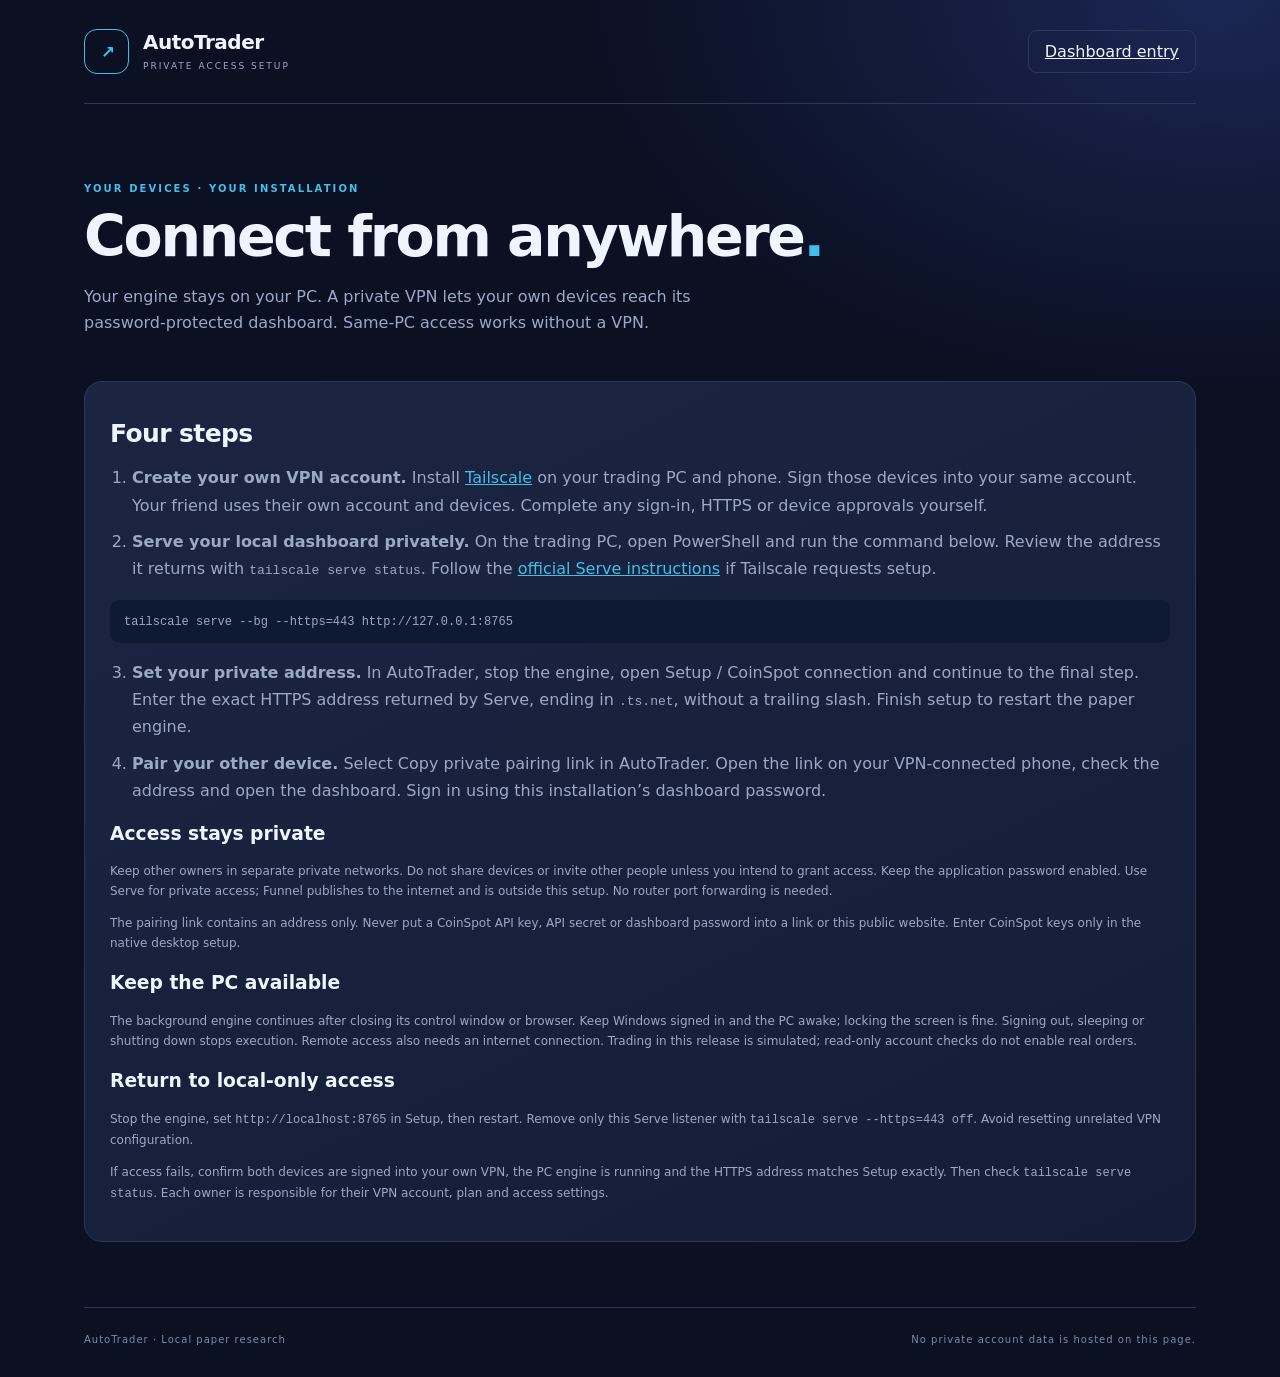
<file: vpn.html>
<!doctype html>
<html lang="en"><head><meta charset="utf-8"><meta name="viewport" content="width=device-width, initial-scale=1"><meta name="theme-color" content="#171345"><link rel="stylesheet" href="./styles.css"><style>a{color:var(--brand)}</style><title>Private VPN setup | AutoTrader</title></head>
<body><div class="shell"><header class="topbar"><div class="logo"><span class="logo-mark" aria-hidden="true">↗</span><span><strong>AutoTrader</strong><small>PRIVATE ACCESS SETUP</small></span></div><a class="secondary" href="./">Dashboard entry</a></header><main><section class="intro"><div><p class="eyebrow">YOUR DEVICES · YOUR INSTALLATION</p><h1>Connect from anywhere<span>.</span></h1><p>Your engine stays on your PC. A private VPN lets your own devices reach its password-protected dashboard. Same-PC access works without a VPN.</p></div></section><article class="card trades"><h2>Four steps</h2><ol class="setupSteps"><li><strong>Create your own VPN account.</strong> Install <a href="https://tailscale.com/download">Tailscale</a> on your trading PC and phone. Sign those devices into your same account. Your friend uses their own account and devices. Complete any sign-in, HTTPS or device approvals yourself.</li><li><strong>Serve your local dashboard privately.</strong> On the trading PC, open PowerShell and run the command below. Review the address it returns with <code>tailscale serve status</code>. Follow the <a href="https://tailscale.com/docs/reference/tailscale-cli/serve">official Serve instructions</a> if Tailscale requests setup.</li></ol><p class="notice"><code>tailscale serve --bg --https=443 http://127.0.0.1:8765</code></p><ol class="setupSteps" start="3"><li><strong>Set your private address.</strong> In AutoTrader, stop the engine, open Setup / CoinSpot connection and continue to the final step. Enter the exact HTTPS address returned by Serve, ending in <code>.ts.net</code>, without a trailing slash. Finish setup to restart the paper engine.</li><li><strong>Pair your other device.</strong> Select Copy private pairing link in AutoTrader. Open the link on your VPN-connected phone, check the address and open the dashboard. Sign in using this installation’s dashboard password.</li></ol><h3>Access stays private</h3><p class="hint">Keep other owners in separate private networks. Do not share devices or invite other people unless you intend to grant access. Keep the application password enabled. Use Serve for private access; Funnel publishes to the internet and is outside this setup. No router port forwarding is needed.</p><p class="hint">The pairing link contains an address only. Never put a CoinSpot API key, API secret or dashboard password into a link or this public website. Enter CoinSpot keys only in the native desktop setup.</p><h3>Keep the PC available</h3><p class="hint">The background engine continues after closing its control window or browser. Keep Windows signed in and the PC awake; locking the screen is fine. Signing out, sleeping or shutting down stops execution. Remote access also needs an internet connection. Trading in this release is simulated; read-only account checks do not enable real orders.</p><h3>Return to local-only access</h3><p class="hint">Stop the engine, set <code>http://localhost:8765</code> in Setup, then restart. Remove only this Serve listener with <code>tailscale serve --https=443 off</code>. Avoid resetting unrelated VPN configuration.</p><p class="hint">If access fails, confirm both devices are signed into your own VPN, the PC engine is running and the HTTPS address matches Setup exactly. Then check <code>tailscale serve status</code>. Each owner is responsible for their VPN account, plan and access settings.</p></article></main><footer>AutoTrader · Local paper research <span>No private account data is hosted on this page.</span></footer></div></body></html>
</file>
<file: styles.css>
:root{color-scheme:dark;--bg:#0b1023;--surface:#151d36;--surface2:#1b2541;--line:#2d3858;--text:#edf5ff;--muted:#9ba9c6;--brand:#40c0ea;--navy:#171345;--warn:#ffbb74;font-family:Inter,system-ui,-apple-system,BlinkMacSystemFont,"Segoe UI",sans-serif}*{box-sizing:border-box}body{margin:0;background:radial-gradient(ellipse 70% 40% at 95% 0%,#1b2653 0%,transparent 70%),var(--bg);color:var(--text);min-height:100vh}button,input{font:inherit}button{cursor:pointer;border:0}.shell{max-width:1160px;padding:0 24px;margin:auto}.topbar{display:flex;align-items:center;justify-content:space-between;gap:18px;padding:29px 0;border-bottom:1px solid var(--line)}.logo{display:flex;align-items:center;gap:14px}.logo-mark{display:grid;place-items:center;width:45px;height:45px;border:1px solid var(--brand);border-radius:13px;color:var(--brand);font-size:17px;font-weight:900;letter-spacing:-3px}.logo-mark span{color:#fff}.logo strong{font-size:20px;display:block;letter-spacing:-.5px}.logo small{color:var(--muted);font-size:9px;letter-spacing:2px}.pill,.mode,.chip{font-size:11px;letter-spacing:.8px;border:1px solid var(--line);border-radius:100px;padding:10px 13px;color:var(--muted)}.intro{display:flex;align-items:flex-end;justify-content:space-between;gap:24px;padding:69px 0 45px}.eyebrow,.kicker{color:var(--brand);font-weight:750;letter-spacing:2.1px;font-size:10px}h1{font-size:clamp(33px,5vw,57px);letter-spacing:-2.3px;line-height:1.08;margin:12px 0 16px}h1 span{color:var(--brand)}.intro p:not(.eyebrow){color:var(--muted);line-height:1.65;max-width:630px;margin:0}.mode{white-space:nowrap;color:var(--warn)}.status-dot{display:inline-block;background:var(--warn);width:7px;height:7px;border-radius:100%;margin-right:7px}.card{border:1px solid var(--line);border-radius:18px;background:linear-gradient(155deg,#1b2542,var(--surface));padding:25px}.auth{max-width:480px;margin:0 auto 85px}.glyph{font-size:30px;color:var(--brand)}h2{font-size:25px;letter-spacing:-.6px;margin:12px 0}.auth p{color:var(--muted);line-height:1.55}.auth form{display:grid;gap:12px;margin-top:25px}label{font-size:12px;color:var(--muted)}input{width:100%;padding:14px;background:#0c1429;color:#fff;border:1px solid var(--line);border-radius:10px;outline:none}input:focus{border-color:var(--brand);box-shadow:0 0 0 3px #40c0ea27}button[type=submit]{padding:14px 17px;border-radius:10px;color:#071321;background:var(--brand);font-weight:750;display:flex;justify-content:space-between}button:focus-visible{outline:3px solid var(--brand);outline-offset:3px}.message{color:#ffb5ac;min-height:20px;font-size:13px}.sectionhead{display:flex;justify-content:space-between;align-items:center;margin-bottom:18px}.sectionhead h2{margin:0}.secondary{background:transparent;border:1px solid var(--line);border-radius:9px;padding:11px 16px;color:var(--text)}.metrics{display:grid;grid-template-columns:repeat(3,1fr);gap:15px}.stat{display:flex;flex-direction:column;gap:13px;min-height:148px}.stat strong{font-size:35px;letter-spacing:-1px}.stat small{color:var(--muted)}.panels{display:grid;grid-template-columns:1fr 1fr;gap:15px;margin:15px 0}.cardhead{display:flex;justify-content:space-between;align-items:center;gap:9px;margin-bottom:20px}.cardhead h3{margin:0;font-size:17px}.chip{padding:7px 9px;color:var(--brand);font-size:9px}.line{display:flex;justify-content:space-between;gap:10px;border-bottom:1px solid var(--line);padding:15px 0;color:var(--muted);font-size:13px}.line strong{color:var(--text);text-align:right}.line .warn{color:var(--warn)}.notice{background:#0e1932;border-radius:10px;padding:14px;margin-top:18px;color:var(--muted);font-size:12px}.empty{text-align:center;display:grid;justify-items:center;gap:10px;padding:19px;color:var(--muted)}.empty span{font-size:27px;color:var(--brand)}.empty strong{color:var(--text)}.empty p{margin:0;font-size:13px;line-height:1.6}.trades{margin-bottom:65px}footer{display:flex;justify-content:space-between;gap:14px;border-top:1px solid var(--line);padding:26px 0 36px;color:#7b8ba9;font-size:10px;letter-spacing:1px}[hidden]{display:none!important}@media(max-width:700px){.shell{padding:0 17px}.topbar{padding:19px 0}.pill{font-size:9px}.intro{padding:45px 0 32px;display:block}.mode{display:inline-block;margin-top:20px}.metrics,.panels{grid-template-columns:1fr}.stat{min-height:120px}.card{padding:19px}footer{flex-direction:column}h1{letter-spacing:-1.3px}}@media(prefers-reduced-motion:reduce){*,*:before,*:after{scroll-behavior:auto!important;animation:none!important;transition:none!important}}

.actions{display:flex;flex-wrap:wrap;gap:8px;margin-top:12px}.records{list-style:none;padding:0;margin:12px 0}.records li{display:flex;justify-content:space-between;flex-wrap:wrap;gap:8px;padding:14px 0;border-bottom:1px solid var(--line);font-size:13px}.records li span:first-child{font-weight:700;color:var(--brand)}.records p,.hint{color:var(--muted);font-size:12px;line-height:1.65}.records li span{overflow-wrap:anywhere}button{min-height:44px}button:disabled{opacity:.55;cursor:wait}summary{cursor:pointer;min-height:44px;padding-top:14px}.line strong{overflow-wrap:anywhere;max-width:65%}
.primaryLink{display:block;padding:15px 18px;margin:20px 0;background:var(--brand);color:#071321;text-decoration:none;border-radius:10px;font-weight:750}.primaryLink:focus-visible{outline:3px solid var(--text);outline-offset:3px}.setupSteps{padding-left:22px;color:var(--muted);line-height:1.7}.setupSteps li{margin:9px 0}
.profileCard{margin:15px 0}.profileCard input[type=range]{padding:0;min-height:44px;accent-color:var(--brand);border:0;background:transparent}.profileCard label{display:block;margin-top:18px}.rangeLabels{display:flex;justify-content:space-between;gap:10px;color:var(--muted);font-size:12px}.profileCard .actions{align-items:center}
</file>
